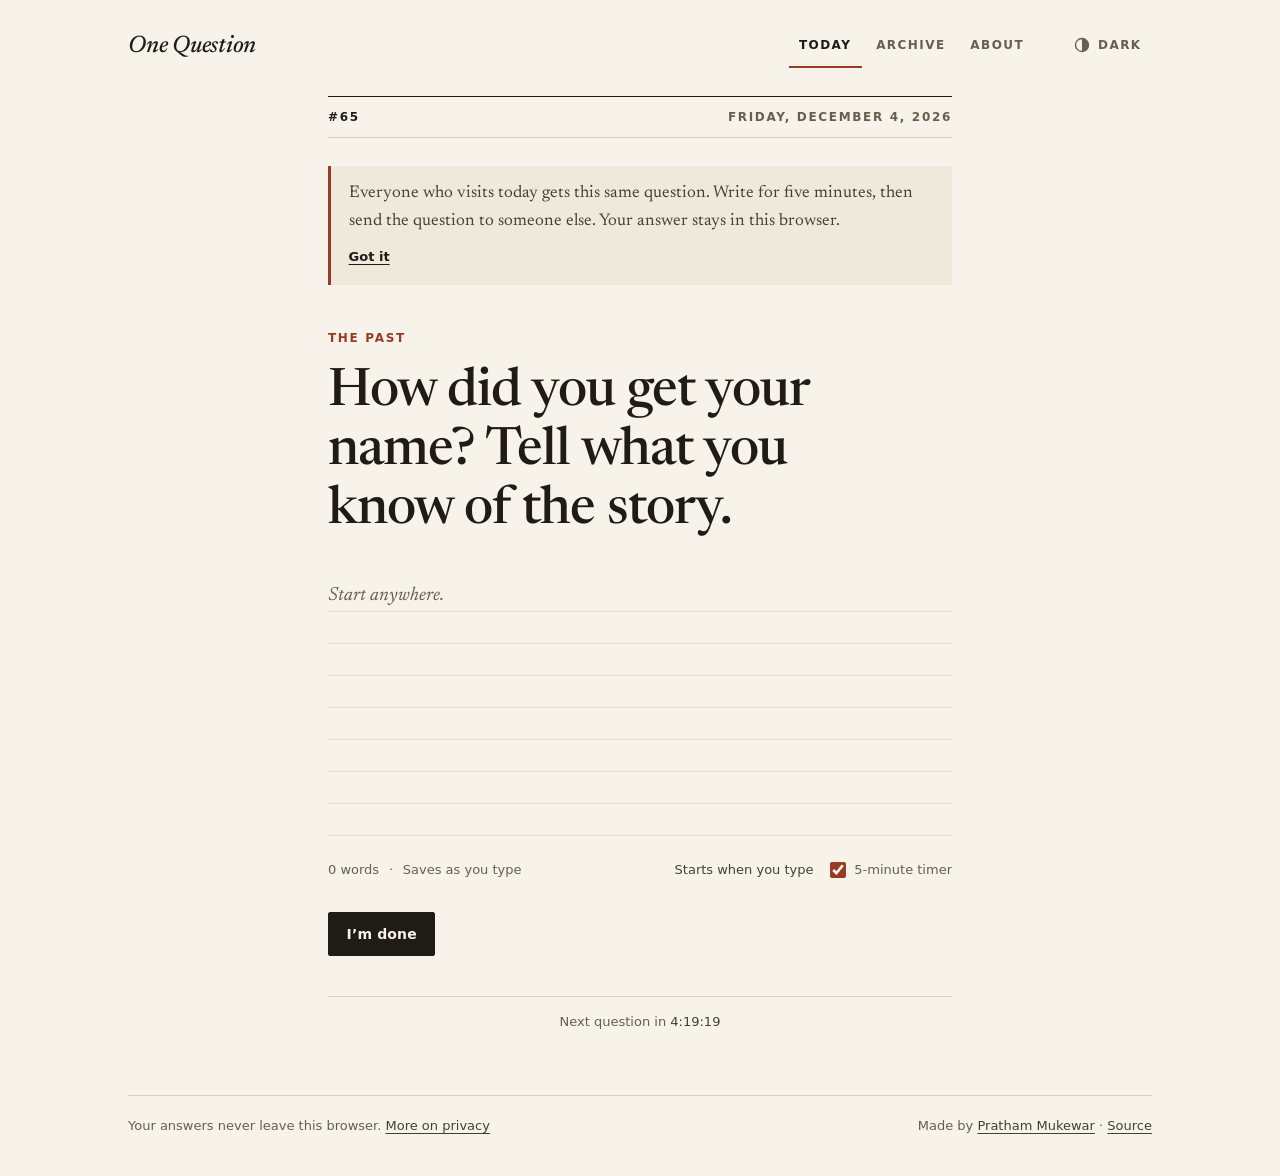
<file: index.html>
<!doctype html>
<html lang="en">
<head>
  <meta charset="utf-8">
  <meta name="viewport" content="width=device-width, initial-scale=1">
  <title>One Question a Day</title>
  <meta name="description" content="Everyone gets the same question each day. Write for five minutes, keep your answers in your own browser, and pass the question on.">
  <link rel="canonical" href="https://prathammukewar.github.io/one-question/">
  <meta name="author" content="Pratham Mukewar">
  <meta name="color-scheme" content="light dark">
  <meta name="theme-color" content="#f7f3ea" media="(prefers-color-scheme: light)">
  <meta name="theme-color" content="#16140f" media="(prefers-color-scheme: dark)">

  <meta property="og:type" content="website">
  <meta property="og:site_name" content="One Question a Day">
  <meta property="og:title" content="One Question a Day">
  <meta property="og:description" content="Everyone gets the same question each day. Write for five minutes, then pass the question on.">
  <meta property="og:url" content="https://prathammukewar.github.io/one-question/">
  <meta property="og:image" content="https://prathammukewar.github.io/one-question/og-image.png">
  <meta property="og:image:width" content="1200">
  <meta property="og:image:height" content="630">
  <meta property="og:image:alt" content="One Question a Day. A new question every day, the same one for everyone.">
  <meta name="twitter:card" content="summary_large_image">
  <meta name="twitter:title" content="One Question a Day">
  <meta name="twitter:description" content="Everyone gets the same question each day. Write for five minutes, then pass the question on.">
  <meta name="twitter:image" content="https://prathammukewar.github.io/one-question/og-image.png">
  <meta name="twitter:image:alt" content="One Question a Day. A new question every day, the same one for everyone.">

  <link rel="icon" href="favicon.svg" type="image/svg+xml">
  <link rel="apple-touch-icon" href="apple-touch-icon.png">
  <link rel="manifest" href="manifest.webmanifest">
  <link rel="preconnect" href="https://fonts.googleapis.com">
  <link rel="preconnect" href="https://fonts.gstatic.com" crossorigin>
  <link rel="stylesheet" href="https://fonts.googleapis.com/css2?family=Newsreader:ital,opsz,wght@0,6..72,400..600;1,6..72,400..500&display=swap">
  <link rel="stylesheet" href="css/style.css">
  <script>
    (function () {
      try {
        var t = localStorage.getItem('one-question:theme');
        if (t === 'light' || t === 'dark') document.documentElement.setAttribute('data-theme', t);
      } catch (e) {}
    })();
  </script>
  <script type="module" src="js/app.js"></script>
</head>
<body>
  <a class="skip-link" href="#main">Skip to content</a>

  <header class="masthead">
    <div class="masthead-inner">
      <a class="wordmark" href="./" data-nav="today">One Question</a>
      <nav class="nav" aria-label="Sections">
        <a href="./" data-nav="today">Today</a>
        <a href="#archive" data-nav="archive">Archive</a>
        <a href="#about" data-nav="about">About</a>
      </nav>
      <button type="button" class="theme-toggle" id="theme-toggle" aria-label="Switch to dark theme">
        <svg viewBox="0 0 20 20" width="18" height="18" aria-hidden="true" focusable="false">
          <circle cx="10" cy="10" r="7.25" fill="none" stroke="currentColor" stroke-width="1.5"/>
          <path d="M10 2.75a7.25 7.25 0 0 1 0 14.5z" fill="currentColor"/>
        </svg>
        <span class="theme-toggle-text" aria-hidden="true">Dark</span>
      </button>
    </div>
  </header>

  <main id="main" tabindex="-1">
    <section class="view view-today" id="view-today" aria-labelledby="question">
      <div class="dateline">
        <span id="issue">#1</span>
        <span id="today-date"></span>
      </div>

      <div class="notice" id="new-day" hidden>
        <p>It’s past midnight, so there’s a new question waiting.</p>
        <button type="button" class="btn btn-small" id="new-day-go">Go to today’s question</button>
      </div>

      <aside class="intro" id="intro" aria-label="How this works" hidden>
        <p>Everyone who visits today gets this same question. Write for five minutes, then send the question to someone else. Your answer stays in this browser.</p>
        <button type="button" class="text-button" id="intro-dismiss">Got it</button>
      </aside>

      <p class="kicker" id="today-theme"></p>
      <h1 class="question" id="question" tabindex="-1"></h1>

      <div class="writer">
        <label for="answer" class="visually-hidden">Your answer</label>
        <textarea id="answer" class="answer" rows="7" placeholder="Start anywhere." spellcheck="true" autocomplete="off" aria-describedby="question"></textarea>
      </div>

      <div class="writer-meta">
        <p class="writer-counts">
          <span id="word-count">0 words</span>
          <span class="sep" aria-hidden="true">&middot;</span>
          <span id="save-status" role="status" aria-live="polite">Saves as you type</span>
        </p>
        <div class="timer" id="timer">
          <span class="timer-display" id="timer-display"></span>
          <label class="check">
            <input type="checkbox" id="timer-on">
            <span>5-minute timer</span>
          </label>
        </div>
      </div>

      <div class="writer-actions" id="writer-actions">
        <button type="button" class="btn btn-primary" id="done-btn">I’m done</button>
      </div>

      <section class="done" id="done" aria-labelledby="done-title" hidden>
        <h2 class="done-title" id="done-title" tabindex="-1">Saved.</h2>
        <p class="done-note">It’s kept in this browser, and you can keep editing it above.</p>

        <dl class="stats">
          <div class="stat">
            <dt>Current streak</dt>
            <dd><span class="num" id="stat-current">0</span> <span id="stat-current-unit">days</span></dd>
          </div>
          <div class="stat">
            <dt>Longest streak</dt>
            <dd><span class="num" id="stat-longest">0</span> <span id="stat-longest-unit">days</span></dd>
          </div>
          <div class="stat">
            <dt>Today</dt>
            <dd><span class="num" id="stat-words">0</span> <span id="stat-words-unit">words</span></dd>
          </div>
        </dl>

        <section class="year-ago" id="year-ago" aria-labelledby="year-ago-title" hidden>
          <h3 class="section-label" id="year-ago-title">A year ago</h3>
          <p class="year-ago-meta" id="year-ago-meta"></p>
          <div class="prose year-ago-text" id="year-ago-text"></div>
          <p class="year-ago-more" id="year-ago-more"></p>
        </section>

        <section class="share" aria-labelledby="share-title">
          <h3 class="section-label" id="share-title">Pass it on</h3>

          <div class="share-row">
            <div class="share-copy">
              <p class="share-name">Invite someone</p>
              <p class="share-desc">Today’s question and a link, so they can answer it too.</p>
            </div>
            <button type="button" class="btn" id="copy-invite">Copy invite</button>
          </div>

          <div class="share-row">
            <div class="share-copy">
              <p class="share-name">Your numbers</p>
              <p class="share-desc share-preview" id="stat-preview"></p>
            </div>
            <button type="button" class="btn" id="copy-stats">Copy stat line</button>
          </div>

          <div class="share-row">
            <div class="share-copy">
              <p class="share-name">Markdown</p>
              <p class="share-desc">The question and your answer, ready to paste into a blog post.</p>
            </div>
            <button type="button" class="btn" id="copy-md">Copy as Markdown</button>
          </div>

          <details class="card-maker" id="card-maker">
            <summary>
              <span class="share-copy">
                <span class="share-name">Image</span>
                <span class="share-desc">A card with the question, and your words if you want them on it.</span>
              </span>
              <span class="btn summary-btn" aria-hidden="true">Make an image</span>
            </summary>
            <div class="card-body">
              <div class="card-options">
                <fieldset>
                  <legend>Size</legend>
                  <label class="choice"><input type="radio" name="card-size" value="portrait" checked> <span>Portrait, 1080 &times; 1350</span></label>
                  <label class="choice"><input type="radio" name="card-size" value="wide"> <span>Wide, 1200 &times; 630</span></label>
                </fieldset>
                <fieldset>
                  <legend>On the card</legend>
                  <label class="choice"><input type="radio" name="card-content" value="question" checked> <span>Just the question</span></label>
                  <label class="choice"><input type="radio" name="card-content" value="answer"> <span>The question and my answer</span></label>
                  <label class="choice"><input type="radio" name="card-content" value="excerpt"> <span>The question and an excerpt</span></label>
                </fieldset>
                <div class="excerpt-field" id="excerpt-field" hidden>
                  <label class="field-label" for="excerpt">Excerpt</label>
                  <textarea id="excerpt" class="field" rows="4"></textarea>
                  <p class="hint">This starts from whatever you had selected in your answer. Change it as much as you like.</p>
                </div>
                <fieldset>
                  <legend>Colors</legend>
                  <label class="choice"><input type="radio" name="card-palette" value="paper" checked> <span>Paper</span></label>
                  <label class="choice"><input type="radio" name="card-palette" value="ink"> <span>Ink</span></label>
                </fieldset>
                <p class="hint" id="card-hint" hidden>Long answers get cut off. An excerpt usually looks better.</p>
              </div>
              <div class="card-preview">
                <canvas id="card-canvas" class="card-canvas" width="1080" height="1350" role="img" aria-label="Preview of the image"></canvas>
                <div class="card-actions">
                  <button type="button" class="btn btn-primary" id="card-copy">Copy image</button>
                  <button type="button" class="btn" id="card-download">Download PNG</button>
                  <button type="button" class="btn" id="card-share" hidden>Share</button>
                </div>
              </div>
            </div>
          </details>

          <p class="status-line" id="share-status" role="status" aria-live="polite"></p>
        </section>
      </section>

      <p class="countdown">Next question in <span class="countdown-time" id="countdown">0:00:00</span></p>
    </section>

    <section class="view view-archive" id="view-archive" aria-labelledby="archive-title" hidden>
      <h1 class="page-title" id="archive-title" tabindex="-1">Archive</h1>
      <p class="lede" id="archive-summary"></p>

      <div class="archive-layout">
        <div class="calendar">
          <div class="cal-head">
            <button type="button" class="icon-btn" id="cal-prev" aria-label="Previous month">
              <svg viewBox="0 0 20 20" width="18" height="18" aria-hidden="true" focusable="false"><path d="M12.5 4.5 7 10l5.5 5.5" fill="none" stroke="currentColor" stroke-width="1.6"/></svg>
            </button>
            <h2 class="cal-title" id="cal-title" aria-live="polite"></h2>
            <button type="button" class="icon-btn" id="cal-next" aria-label="Next month">
              <svg viewBox="0 0 20 20" width="18" height="18" aria-hidden="true" focusable="false"><path d="M7.5 4.5 13 10l-5.5 5.5" fill="none" stroke="currentColor" stroke-width="1.6"/></svg>
            </button>
          </div>
          <table class="cal-table" aria-labelledby="cal-title" aria-describedby="cal-help">
            <thead>
              <tr>
                <th scope="col" abbr="Sunday">S</th>
                <th scope="col" abbr="Monday">M</th>
                <th scope="col" abbr="Tuesday">T</th>
                <th scope="col" abbr="Wednesday">W</th>
                <th scope="col" abbr="Thursday">T</th>
                <th scope="col" abbr="Friday">F</th>
                <th scope="col" abbr="Saturday">S</th>
              </tr>
            </thead>
            <tbody id="cal-body"></tbody>
          </table>
          <p class="legend">
            <span class="legend-item"><span class="mark mark-done" aria-hidden="true"></span>Answered</span>
            <span class="legend-item"><span class="mark mark-late" aria-hidden="true"></span>Answered late</span>
          </p>
          <p class="visually-hidden" id="cal-help">Arrow keys move between days. Page Up and Page Down change the month.</p>
        </div>

        <article class="reader" id="reader"></article>

        <div class="search">
          <label class="field-label" for="search">Search your answers</label>
          <input type="search" id="search" class="field" autocomplete="off" spellcheck="false">
          <p class="status-line" id="search-status" role="status" aria-live="polite"></p>
          <ol class="results" id="search-results"></ol>
        </div>
      </div>
    </section>

    <section class="view view-about" id="view-about" aria-labelledby="about-title" hidden>
      <h1 class="page-title" id="about-title" tabindex="-1">About</h1>

      <div class="prose about">
        <p class="lede">One Question a Day works like Wordle, but for thinking. Every date has its own question, and everyone who visits on that date sees the same one. You write for a few minutes, keep what you wrote, and pass the question along if it’s a good one.</p>
        <p>There are 366 questions, one for each date including February 29. They come back every year on the same day, so October 1 always asks the same thing. When a question returns, you’ll see what you wrote the last time, but only after you’ve written this year’s answer.</p>

        <h2>Streaks</h2>
        <p>A day counts toward your streak when you answer that day’s question before your own midnight. You can still answer any past question from the <a href="#archive">archive</a>. Those answers are marked late and don’t change your streak.</p>

        <h2 id="privacy" tabindex="-1">Privacy</h2>
        <p>Your answers are saved in this browser’s local storage and nowhere else. There’s no account and no server, so nobody else can read them. The flip side is that clearing your browser data deletes them, and answers written on your laptop won’t show up on your phone. Download a copy every so often.</p>
        <p id="analytics-note" hidden>This copy of the site counts page views with GoatCounter. It records visits, never anything you type.</p>

        <h2>Back up your answers</h2>
        <p>Markdown is good for reading or posting. JSON can be imported into another browser, and importing merges with what’s already here.</p>
        <div class="button-row">
          <button type="button" class="btn" id="export-md">Download Markdown</button>
          <button type="button" class="btn" id="export-json">Download JSON</button>
          <button type="button" class="btn" id="import-json">Import JSON</button>
          <input type="file" id="import-file" accept="application/json,.json" hidden>
        </div>
        <p class="status-line" id="data-status" role="status" aria-live="polite"></p>

        <h2>Daily reminder</h2>
        <p>Pick a time and download a calendar file with a daily event that links back here. Open it with Apple Calendar or Outlook, or import it in Google Calendar’s settings.</p>
        <div class="button-row reminder-row">
          <label class="field-label inline" for="reminder-time">Remind me at</label>
          <input type="time" id="reminder-time" class="field field-time" value="09:00">
          <button type="button" class="btn" id="reminder-download">Download .ics file</button>
        </div>
        <p class="status-line" id="reminder-status" role="status" aria-live="polite"></p>
      </div>
    </section>

    <noscript>
      <div class="view prose">
        <p class="lede">One Question a Day needs JavaScript to show today’s question and to save your answers in this browser.</p>
      </div>
    </noscript>
  </main>

  <footer class="site-footer">
    <div class="footer-inner">
      <p>Your answers never leave this browser. <a href="#privacy">More on privacy</a></p>
      <p>Made by <a id="author-link" href="https://github.com/prathammukewar">Pratham Mukewar</a> <span aria-hidden="true">&middot;</span> <a id="source-link" href="https://github.com/prathammukewar/one-question">Source</a></p>
    </div>
  </footer>

  <p class="visually-hidden" id="announcer" role="status" aria-live="polite"></p>
</body>
</html>
</file>
<file: css/style.css>
:root {
  --paper: #f7f3ea;
  --paper-2: #efe9dc;
  --ink: #1f1b16;
  --ink-2: #463f35;
  --muted: #675e4f;
  --rule: #d9cfbd;
  --line: #e3dbca;
  --accent: #9a3a22;
  --on-accent: #fff8ee;
  --mark: #f2dca4;
  --focus: #9a3a22;

  --serif: "Newsreader", "Iowan Old Style", "Palatino Linotype", Palatino, Georgia, serif;
  --sans: ui-sans-serif, system-ui, -apple-system, "Segoe UI", Roboto, "Helvetica Neue", Arial, sans-serif;
  --measure: 42rem;
  --gutter: 1.5rem;
  color-scheme: light;
}

@media (prefers-color-scheme: dark) {
  :root:not([data-theme="light"]) {
    --paper: #16140f;
    --paper-2: #1f1c16;
    --ink: #ece5d6;
    --ink-2: #d2c9b7;
    --muted: #a59c89;
    --rule: #3a352b;
    --line: #29251e;
    --accent: #e2906f;
    --on-accent: #1a120d;
    --mark: #5b4a20;
    --focus: #e2906f;
    color-scheme: dark;
  }
}

:root[data-theme="dark"] {
  --paper: #16140f;
  --paper-2: #1f1c16;
  --ink: #ece5d6;
  --ink-2: #d2c9b7;
  --muted: #a59c89;
  --rule: #3a352b;
  --line: #29251e;
  --accent: #e2906f;
  --on-accent: #1a120d;
  --mark: #5b4a20;
  --focus: #e2906f;
  color-scheme: dark;
}

*, *::before, *::after { box-sizing: border-box; }

html {
  -webkit-text-size-adjust: 100%;
  text-size-adjust: 100%;
}

body {
  margin: 0;
  min-height: 100vh;
  display: flex;
  flex-direction: column;
  background: var(--paper);
  color: var(--ink);
  font-family: var(--serif);
  font-size: 1.0625rem;
  line-height: 1.6;
  font-optical-sizing: auto;
  -webkit-font-smoothing: antialiased;
  overflow-x: hidden;
}

main { flex: 1; outline: none; }

a { color: inherit; text-decoration-thickness: 1px; text-underline-offset: 0.2em; }
a:hover { color: var(--accent); }

:focus-visible {
  outline: 2px solid var(--focus);
  outline-offset: 3px;
}

[hidden] { display: none !important; }

.visually-hidden {
  position: absolute !important;
  width: 1px; height: 1px;
  padding: 0; margin: -1px;
  overflow: hidden; clip: rect(0 0 0 0);
  white-space: nowrap; border: 0;
}

.skip-link {
  position: absolute;
  left: 1rem; top: -4rem;
  z-index: 10;
  padding: 0.6rem 1rem;
  background: var(--ink);
  color: var(--paper);
  font: 600 0.875rem/1.2 var(--sans);
  text-decoration: none;
}
.skip-link:focus { top: 1rem; }

/* Masthead */

.masthead { padding: 1.5rem var(--gutter) 0; }

.masthead-inner {
  max-width: 64rem;
  margin: 0 auto;
  display: flex;
  align-items: center;
  gap: 1.5rem;
  flex-wrap: wrap;
}

.wordmark {
  font-family: var(--serif);
  font-style: italic;
  font-weight: 500;
  font-size: 1.5rem;
  letter-spacing: -0.01em;
  text-decoration: none;
  margin-right: auto;
  line-height: 1;
  padding: 0.5rem 0;
}

.nav { display: flex; gap: 0.25rem; }

.nav a,
.theme-toggle {
  font: 600 0.75rem/1 var(--sans);
  letter-spacing: 0.12em;
  text-transform: uppercase;
  color: var(--muted);
  text-decoration: none;
  padding: 0.75rem 0.65rem;
  min-height: 44px;
  display: inline-flex;
  align-items: center;
  border-bottom: 2px solid transparent;
}
.nav a:hover { color: var(--ink); }
.nav a[aria-current="page"] { color: var(--ink); border-bottom-color: var(--accent); }

.theme-toggle {
  gap: 0.45rem;
  background: none;
  border-top: 0; border-left: 0; border-right: 0;
  cursor: pointer;
  margin-left: 0.25rem;
}
.theme-toggle:hover { color: var(--ink); }

/* Shared type */

.view {
  max-width: var(--measure);
  margin: 0 auto;
  padding: 0 var(--gutter) 4rem;
}

.kicker,
.section-label,
.field-label,
legend,
.dateline,
.stat dt {
  font-family: var(--sans);
  font-size: 0.75rem;
  font-weight: 600;
  letter-spacing: 0.14em;
  text-transform: uppercase;
  color: var(--muted);
}

.kicker { color: var(--accent); margin: 2.75rem 0 0.9rem; }

.page-title {
  font-weight: 500;
  font-size: clamp(2.1rem, 1.6rem + 2vw, 2.9rem);
  line-height: 1.1;
  letter-spacing: -0.015em;
  margin: 3rem 0 1rem;
  outline: none;
}

.lede {
  font-size: 1.1875rem;
  color: var(--ink-2);
  margin: 0 0 1.5rem;
}

.prose p { margin: 0 0 1em; }
.prose h2 {
  scroll-margin-top: 1.5rem;
  font-weight: 500;
  font-size: 1.4rem;
  line-height: 1.25;
  margin: 2.5rem 0 0.6rem;
}

.status-line {
  font: 0.875rem/1.5 var(--sans);
  color: var(--ink-2);
  min-height: 1.5em;
  margin: 0.75rem 0 0;
}

.hint {
  font: 0.8125rem/1.5 var(--sans);
  color: var(--muted);
  margin: 0.4rem 0 0;
}

/* Buttons and fields */

.btn {
  font: 600 0.875rem/1.2 var(--sans);
  letter-spacing: 0.01em;
  color: var(--ink);
  background: transparent;
  border: 1px solid var(--ink);
  border-radius: 2px;
  padding: 0.7rem 1.1rem;
  min-height: 44px;
  cursor: pointer;
  display: inline-flex;
  align-items: center;
  justify-content: center;
  gap: 0.4rem;
  white-space: nowrap;
  text-decoration: none;
  transition: background-color 0.15s, color 0.15s, border-color 0.15s;
}
.btn:hover { background: var(--paper-2); color: var(--ink); }
.btn-primary { background: var(--ink); color: var(--paper); }
.btn-primary:hover { background: var(--accent); border-color: var(--accent); color: var(--on-accent); }
.btn-small { padding: 0.5rem 0.9rem; font-size: 0.8125rem; }
.btn-quiet { border-color: var(--rule); color: var(--ink-2); }
.btn-danger:hover { border-color: var(--accent); color: var(--accent); background: transparent; }

.text-button {
  font: 600 0.8125rem/1 var(--sans);
  color: var(--ink);
  background: none;
  border: 0;
  padding: 0.75rem 0;
  min-height: 44px;
  cursor: pointer;
  text-decoration: underline;
  text-underline-offset: 0.25em;
}
.text-button:hover { color: var(--accent); }

.icon-btn {
  width: 44px; height: 44px;
  display: inline-grid;
  place-items: center;
  background: none;
  border: 1px solid transparent;
  border-radius: 2px;
  color: var(--ink);
  cursor: pointer;
}
.icon-btn:hover { border-color: var(--rule); }
.icon-btn:disabled { color: var(--rule); cursor: default; border-color: transparent; }

.field {
  font: 1rem/1.4 var(--sans);
  color: var(--ink);
  background: var(--paper);
  border: 1px solid var(--muted);
  border-radius: 2px;
  padding: 0.6rem 0.75rem;
  min-height: 44px;
  width: 100%;
}
textarea.field { font-family: var(--serif); font-size: 1.0625rem; line-height: 1.5; resize: vertical; }
.field-time { width: auto; }

.field-label { display: block; margin-bottom: 0.5rem; }
.field-label.inline { display: inline; margin: 0; }

.button-row { display: flex; flex-wrap: wrap; gap: 0.75rem; align-items: center; }

.check, .choice {
  display: inline-flex;
  align-items: center;
  gap: 0.5rem;
  cursor: pointer;
}
.check input, .choice input { width: 1.05rem; height: 1.05rem; margin: 0; accent-color: var(--accent); }

/* Today */

.dateline {
  display: flex;
  justify-content: space-between;
  gap: 1rem;
  margin-top: 1.75rem;
  padding: 0.7rem 0 0.6rem;
  border-top: 1px solid var(--ink);
  border-bottom: 1px solid var(--rule);
}
.dateline #issue { color: var(--ink); }

.intro {
  margin: 1.75rem 0 0;
  padding: 0.9rem 1.1rem 0.4rem;
  background: var(--paper-2);
  border-left: 3px solid var(--accent);
}
.intro p { margin: 0; font-size: 1.0625rem; color: var(--ink-2); }

.notice {
  display: flex;
  flex-wrap: wrap;
  align-items: center;
  gap: 0.5rem 1rem;
  margin: 1.5rem 0 0;
  padding: 0.75rem 1rem;
  border: 1px solid var(--rule);
  font: 0.9375rem/1.4 var(--sans);
}
.notice p { margin: 0; flex: 1 1 16rem; }

.question {
  font-weight: 500;
  font-size: clamp(2rem, 1.3rem + 3vw, 3.3rem);
  line-height: 1.12;
  letter-spacing: -0.018em;
  margin: 0 0 2.5rem;
  text-wrap: balance;
  outline: none;
  min-height: 1.12em;
}

.writer {
  --lh: 2rem;
  border-left: 3px solid transparent;
  margin-left: -1.2rem;
  padding-left: calc(1.2rem - 3px);
  transition: border-color 0.2s;
}
.writer:focus-within { border-left-color: var(--accent); }

.answer {
  display: block;
  width: 100%;
  min-height: calc(var(--lh, 2rem) * 7);
  margin: 0;
  padding: 0;
  border: 0;
  border-radius: 0;
  resize: none;
  overflow: hidden;
  font-family: var(--serif);
  font-size: 1.1875rem;
  line-height: var(--lh, 2rem);
  color: var(--ink);
  background-color: transparent;
  background-image: linear-gradient(to bottom, transparent calc(var(--lh, 2rem) - 1px), var(--line) calc(var(--lh, 2rem) - 1px));
  background-size: 100% var(--lh, 2rem);
  background-attachment: local;
  caret-color: var(--accent);
}
.answer:focus { outline: none; }
.answer::placeholder { color: var(--muted); font-style: italic; opacity: 1; }

.writer-meta {
  display: flex;
  flex-wrap: wrap;
  justify-content: space-between;
  align-items: center;
  gap: 0.25rem 1.5rem;
  margin-top: 0.75rem;
  font: 0.8125rem/1.4 var(--sans);
  color: var(--muted);
}
.writer-counts { margin: 0; }
.writer-counts .sep { margin: 0 0.35rem; }

.timer { display: flex; align-items: center; gap: 1rem; flex-wrap: wrap; }
.timer .check { min-height: 44px; }
.timer-display { font-variant-numeric: tabular-nums; color: var(--ink-2); }
.timer-display.is-up { color: var(--accent); font-weight: 600; }

.writer-actions { margin-top: 1.25rem; }

.countdown {
  margin: 2.5rem 0 0;
  padding-top: 1rem;
  border-top: 1px solid var(--rule);
  font: 0.8125rem/1.4 var(--sans);
  color: var(--muted);
  text-align: center;
}
.countdown-time { font-variant-numeric: tabular-nums; color: var(--ink-2); }

/* Done */

.done {
  margin-top: 2.5rem;
  padding-top: 1.75rem;
  border-top: 3px double var(--ink);
}

.done-title {
  font-style: italic;
  font-weight: 500;
  font-size: 2rem;
  line-height: 1.1;
  margin: 0;
  outline: none;
}
.done-note { margin: 0.4rem 0 0; color: var(--ink-2); }

.stats {
  display: grid;
  grid-template-columns: repeat(3, 1fr);
  margin: 1.75rem 0 0;
  border-top: 1px solid var(--rule);
  border-bottom: 1px solid var(--rule);
}
.stat { padding: 0.9rem 1rem 1rem; display: flex; flex-direction: column; }
.stat + .stat { border-left: 1px solid var(--rule); }
.stat:first-child { padding-left: 0; }
.stat dt { margin-bottom: 0.2rem; }
.stat dd { margin: auto 0 0; color: var(--ink-2); font-size: 1rem; }
.stat .num {
  font-size: 2.25rem;
  line-height: 1.1;
  font-weight: 500;
  color: var(--ink);
  font-variant-numeric: lining-nums;
}

.section-label { margin: 2.5rem 0 1rem; }

.year-ago-meta { font: 0.8125rem/1.4 var(--sans); color: var(--muted); margin: -0.5rem 0 0.75rem; }
.year-ago-text {
  border-left: 1px solid var(--ink);
  padding-left: 1.1rem;
  color: var(--ink-2);
  font-size: 1.0625rem;
}
.year-ago-text p { margin: 0 0 0.8em; white-space: pre-wrap; }
.year-ago-more { font: 0.875rem/1.5 var(--sans); margin: 0.5rem 0 0; }

.share .status-line:empty { margin: 0; }

.share-row,
.card-maker summary {
  display: flex;
  align-items: center;
  justify-content: space-between;
  gap: 0.75rem 1.5rem;
  padding: 1rem 0;
  border-top: 1px solid var(--rule);
}
.share-copy { display: block; min-width: 0; }
.share-name { display: block; margin: 0; font-weight: 600; font-size: 1.0625rem; line-height: 1.3; }
.share-desc { display: block; margin: 0.15rem 0 0; color: var(--muted); font-size: 0.9375rem; line-height: 1.45; }
.share-preview { font-family: var(--sans); font-size: 0.8125rem; color: var(--ink-2); overflow-wrap: anywhere; }

.card-maker { border-bottom: 1px solid var(--rule); }
.card-maker summary { list-style: none; cursor: pointer; }
.card-maker summary::-webkit-details-marker { display: none; }
.card-maker summary:hover .summary-btn { background: var(--paper-2); }
.card-maker[open] summary .summary-btn { background: var(--ink); color: var(--paper); }

.card-body {
  display: grid;
  grid-template-columns: minmax(0, 1fr) minmax(0, 1.1fr);
  gap: 1.75rem;
  padding: 0.5rem 0 1.5rem;
}
.card-options fieldset { border: 0; margin: 0 0 1.25rem; padding: 0; min-width: 0; }
.card-options legend { padding: 0; margin-bottom: 0.4rem; }
.card-options .choice { display: flex; min-height: 44px; font-size: 1rem; line-height: 1.3; }
.excerpt-field { margin: 0 0 1.25rem; }

.card-preview { min-width: 0; }
.card-canvas {
  display: block;
  width: 100%;
  height: auto;
  max-width: 22rem;
  margin: 0 auto;
  border: 1px solid var(--rule);
  box-shadow: 0 1px 0 var(--rule), 0 12px 28px -18px rgba(31, 27, 22, 0.45);
}
.card-canvas.is-wide { max-width: 100%; }
.card-actions { display: flex; flex-wrap: wrap; gap: 0.6rem; justify-content: center; margin-top: 1rem; }

/* Archive */

.view-archive { max-width: calc(64rem + 2 * var(--gutter)); }

.archive-layout {
  display: grid;
  grid-template-columns: 20rem minmax(0, 1fr);
  grid-template-rows: auto 1fr;
  grid-template-areas: "calendar reader" "search reader";
  column-gap: 3.5rem;
  align-items: start;
  margin-top: 2rem;
}
.archive-layout .calendar { grid-area: calendar; }
.archive-layout .reader { grid-area: reader; }
.archive-layout .search { grid-area: search; }

.calendar { border-top: 1px solid var(--ink); padding-top: 0.5rem; }
.cal-head { display: flex; align-items: center; justify-content: space-between; }
.cal-title { font-weight: 500; font-size: 1.25rem; margin: 0; }

.cal-table { width: 100%; border-collapse: collapse; table-layout: fixed; margin-top: 0.5rem; }
.cal-table th {
  font: 600 0.6875rem/1 var(--sans);
  letter-spacing: 0.1em;
  color: var(--muted);
  padding: 0.5rem 0;
}
.cal-table td { padding: 1px; text-align: center; }

.day {
  position: relative;
  width: 100%;
  min-height: 44px;
  aspect-ratio: 1;
  display: grid;
  place-items: center;
  font: 500 0.9375rem/1 var(--sans);
  font-variant-numeric: tabular-nums;
  color: var(--ink);
  background: none;
  border: 1px solid transparent;
  border-radius: 2px;
  cursor: pointer;
  padding: 0;
}
.day:hover { border-color: var(--rule); }
.day:disabled { color: var(--muted); opacity: 0.55; cursor: default; }
.day:disabled:hover { border-color: transparent; }
.day::after {
  content: "";
  position: absolute;
  left: 50%;
  bottom: 18%;
  width: 6px; height: 6px;
  margin-left: -3px;
  border-radius: 50%;
}
.day.is-done::after { background: var(--ink); }
.day.is-late::after { border: 1.5px solid var(--muted); }
.day.is-today { border-color: var(--accent); color: var(--accent); font-weight: 700; }
.day[aria-current="date"] { }
.day.is-selected { background: var(--ink); color: var(--paper); border-color: var(--ink); }
.day.is-selected.is-done::after { background: var(--paper); }
.day.is-selected.is-late::after { border-color: var(--paper); }

.legend {
  display: flex;
  gap: 1.25rem;
  font: 0.8125rem/1.4 var(--sans);
  color: var(--muted);
  margin: 0.75rem 0 0;
}
.legend-item { display: inline-flex; align-items: center; gap: 0.45rem; }
.mark { width: 7px; height: 7px; border-radius: 50%; display: inline-block; }
.mark-done { background: var(--ink); }
.mark-late { border: 1.5px solid var(--muted); }

.search { margin-top: 2.5rem; }
.results { list-style: none; margin: 0.75rem 0 0; padding: 0; }
.results li { border-top: 1px solid var(--rule); }
.results a {
  display: block;
  padding: 0.75rem 0;
  text-decoration: none;
  min-height: 44px;
}
.results a:hover .result-q { color: var(--accent); }
.result-date { display: block; font: 600 0.6875rem/1.4 var(--sans); letter-spacing: 0.1em; text-transform: uppercase; color: var(--muted); }
.result-q { display: block; font-weight: 500; line-height: 1.3; margin: 0.15rem 0; }
.result-snippet { display: block; font-size: 0.9375rem; color: var(--ink-2); line-height: 1.45; overflow-wrap: anywhere; }
mark { background: var(--mark); color: inherit; padding: 0 0.1em; }

.reader { min-width: 0; border-top: 1px solid var(--ink); padding-top: 1.1rem; }
.reader .dateline-small { font: 600 0.75rem/1.4 var(--sans); letter-spacing: 0.14em; text-transform: uppercase; color: var(--muted); margin: 0; }
.reader .kicker { margin: 1.5rem 0 0.6rem; }
.reader-question {
  font-weight: 500;
  font-size: clamp(1.6rem, 1.2rem + 1.6vw, 2.25rem);
  line-height: 1.15;
  letter-spacing: -0.012em;
  margin: 0 0 1.25rem;
  text-wrap: balance;
  outline: none;
}
.reader-status { font: 0.875rem/1.5 var(--sans); color: var(--muted); margin: 0 0 1.25rem; }
.reader-status .late-tag {
  display: inline-block;
  font-weight: 600;
  font-size: 0.6875rem;
  letter-spacing: 0.12em;
  text-transform: uppercase;
  color: var(--ink-2);
  border: 1px solid var(--muted);
  border-radius: 2px;
  padding: 0.15rem 0.4rem;
  margin-right: 0.4rem;
}
.reader-text p { margin: 0 0 1em; white-space: pre-wrap; overflow-wrap: break-word; }
.reader-actions { display: flex; flex-wrap: wrap; gap: 0.6rem; margin-top: 1.5rem; }
.reader-empty { color: var(--ink-2); }
.reader .writer { margin-top: 0.5rem; }

/* About */

.about { margin-top: 0; }
.about .button-row { margin-top: 1rem; }
.reminder-row { gap: 0.75rem 1rem; }

/* Footer */

.site-footer { padding: 0 var(--gutter) 2.5rem; }
.footer-inner {
  max-width: 64rem;
  margin: 0 auto;
  padding-top: 1.25rem;
  border-top: 1px solid var(--rule);
  display: flex;
  flex-wrap: wrap;
  justify-content: space-between;
  gap: 0.5rem 2rem;
  font: 0.8125rem/1.5 var(--sans);
  color: var(--muted);
}
.footer-inner p { margin: 0; }
.footer-inner a { color: var(--ink-2); }
.footer-inner a:hover { color: var(--accent); }

/* Small screens */

@media (max-width: 860px) {
  .archive-layout { grid-template-columns: minmax(0, 1fr); grid-template-areas: "calendar" "reader" "search"; row-gap: 2.5rem; }
  .search { margin-top: 0; }
  .calendar { max-width: 26rem; }
  .card-body { grid-template-columns: minmax(0, 1fr); }
}

@media (max-width: 640px) {
  :root { --gutter: 1rem; }
  body { font-size: 1rem; }
  .masthead { padding-top: 0.75rem; }
  .masthead-inner { gap: 0 0.5rem; }
  .wordmark { font-size: 1.35rem; }
  .nav { order: 3; width: 100%; margin-left: -0.65rem; }
  .theme-toggle { margin-left: 0; }
  .dateline { margin-top: 0.75rem; }
  .kicker { margin-top: 2rem; }
  .question { margin-bottom: 2rem; }
  .writer { margin-left: -0.75rem; padding-left: calc(0.75rem - 3px); }
  .answer { font-size: 1.125rem; }
  .field, textarea.field { font-size: 16px; }
  .stat { padding: 0.75rem 0.6rem 0.85rem; }
  .stat .num { font-size: 1.75rem; }
  .stat dt { font-size: 0.625rem; letter-spacing: 0.1em; }
  .share-row, .card-maker summary { flex-direction: column; align-items: flex-start; }
  .share-row .btn, .card-maker summary .btn { width: 100%; }
  .card-actions .btn { flex: 1 1 auto; }
  .btn { white-space: normal; text-align: center; }
  .page-title { margin-top: 2rem; }
  .legend { flex-wrap: wrap; }
}

@media (prefers-reduced-motion: reduce) {
  * { transition: none !important; scroll-behavior: auto !important; }
}
</file>
